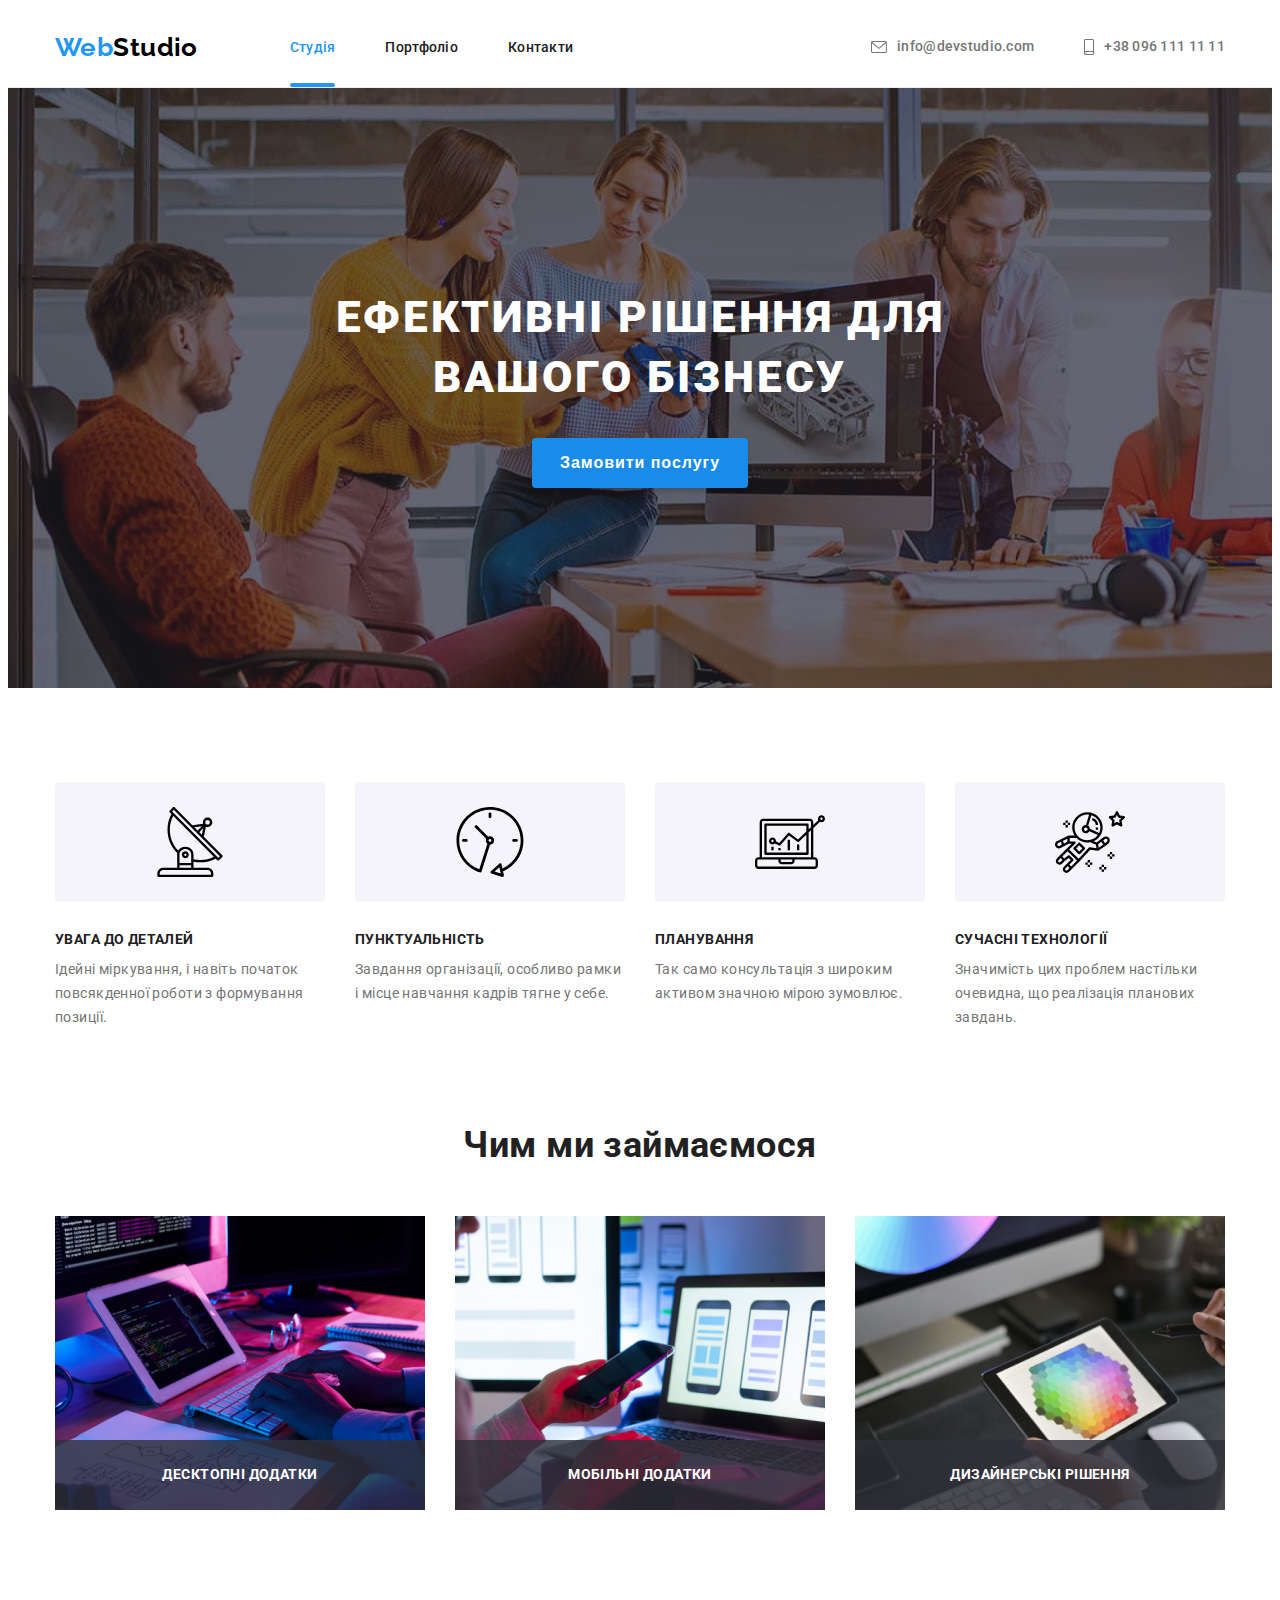
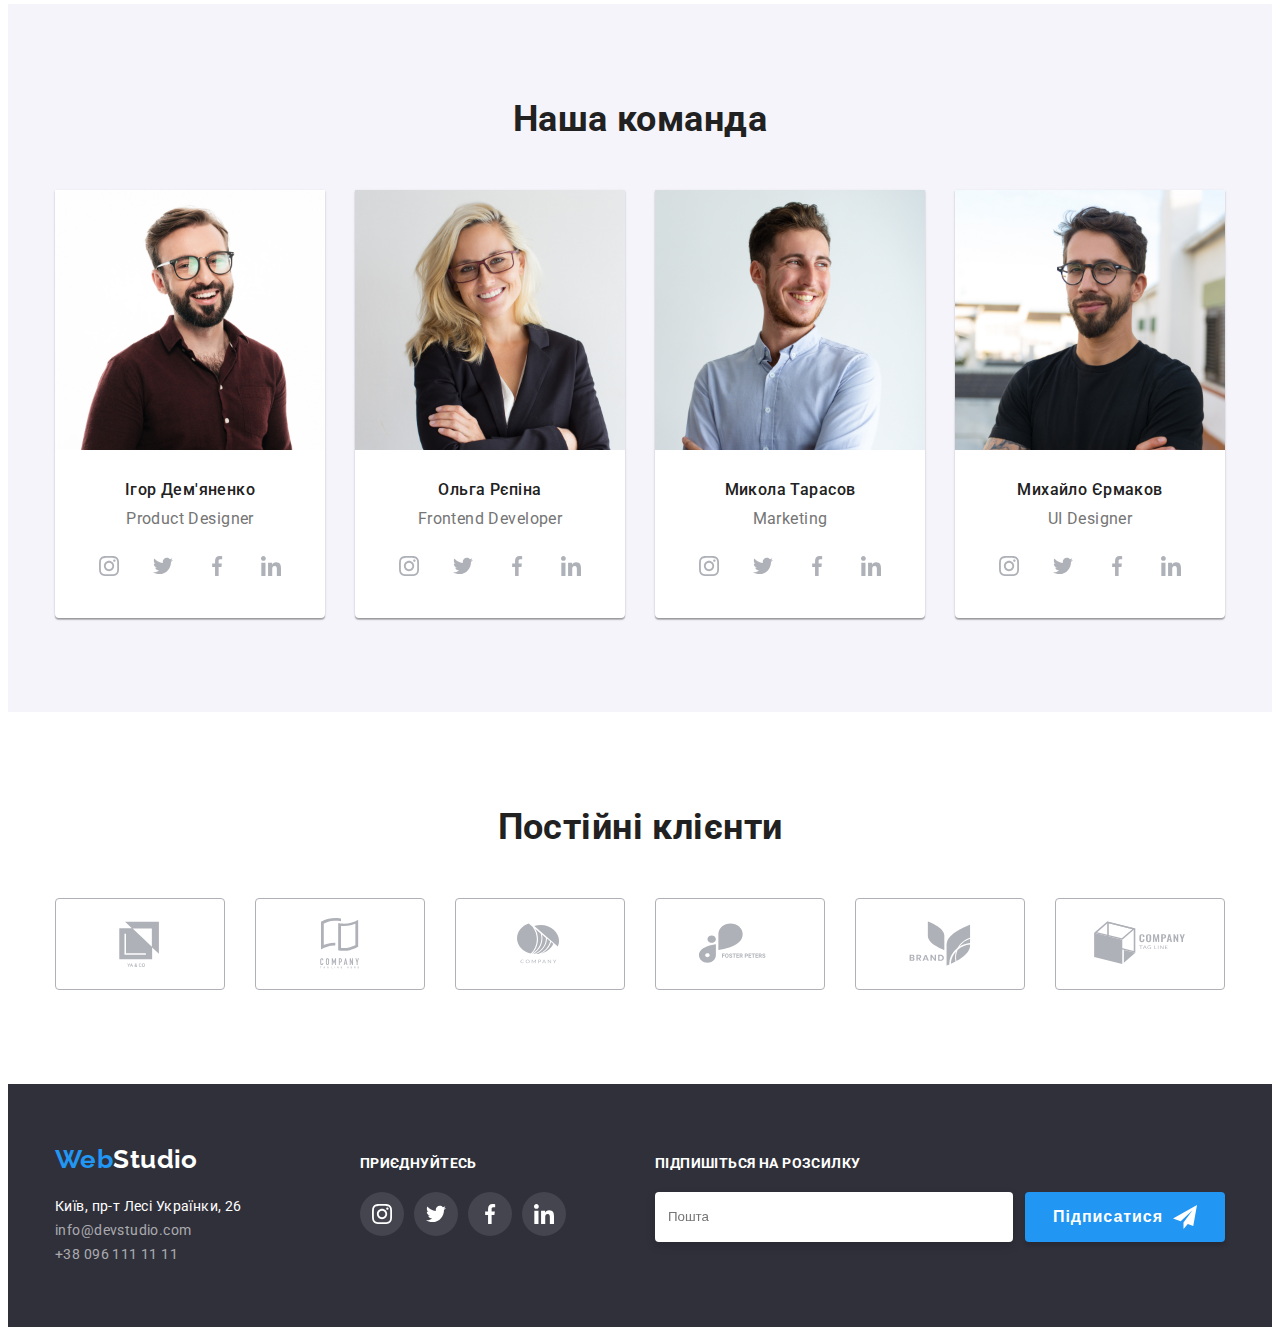
<file: index.html>
<!DOCTYPE html>
<html lang="uk">
<head>
    <meta charset="UTF-8">  
    <meta http-equiv="X-UA-Compatible" content="IE=edge">
    <meta name="viewport" content="width=device-width, initial-scale=1.0">
    <title lang="en">WebStudio</title>
    <link rel="preconnect" href="https://fonts.googleapis.com">
    <link rel="preconnect" href="https://fonts.gstatic.com" crossorigin>
    <link href="https://fonts.googleapis.com/css2?family=Raleway:wght@700&display=swap" rel="stylesheet">
    <link rel="preconnect" href="https://fonts.googleapis.com">
    <link rel="preconnect" href="https://fonts.gstatic.com" crossorigin>
    <link href="https://fonts.googleapis.com/css2?family=Roboto:wght@400;500;700;900&display=swap" rel="stylesheet">
    <link rel="stylesheet" href="https://cdnjs.cloudflare.com/ajax/libs/modern-normalize/1.1.0/modern-normalize.min.css" integrity="sha512-wpPYUAdjBVSE4KJnH1VR1HeZfpl1ub8YT/NKx4PuQ5NmX2tKuGu6U/JRp5y+Y8XG2tV+wKQpNHVUX03MfMFn9Q==" crossorigin="anonymous" referrerpolicy="no-referrer">
    <link rel="stylesheet" href="./css/styles.css">
</head>

<body>

    <header class="header">
        <div class="container header-container">
            <nav class="navigation">
                <a class="logo-link" href="index.html"> 
                    Web<span class="logo-link-black">Studio</span>
                </a>

                <ul class="nav-list list">
                    <li class="nav-list-item">
                        <a class="nav-list-item-link link current" href="index.html">Студія</a>
                    </li>
                    <li class="nav-list-item">
                        <a class="nav-list-item-link link" href="portfolio.html">Портфоліо</a>
                    </li>
                    <li class="nav-list-item">
                        <a class="nav-list-item-link link" href="#контакти">Контакти</a>
                    </li>
                </ul>
            </nav>
        
            <ul class="contact-list list">
            <!--посилання, що відкриває вікно для написання електронного листа та посилання на здійснення дзвінку-->
                <li class="contact-list-item list"> 
                    <a class="contact-list-link" href="mailto:info@devstudio.com">
                        <svg class="email-icon">
                            <use href="./img/icons.svg#envelope"></use>
                        </svg>info@devstudio.com</a></li>
                <li class="contact-list-item list"> 
                    <a class="contact-list-link" href="tel:+380961111111">
                        <svg class="phone-icon">
                            <use href="./img/icons.svg#smartphone"></use>
                        </svg>+38 096 111 11 11</a></li>
            </ul>
        </div>
    </header>

    <main>
        <!-- HERO -->
        <section class="hero">
            <div class="container hero-container">
                <h1 class="main-title">Ефективні рішення для вашого бізнесу</h1>
                <button type="button" class="modal-btn" data-modal-open>Замовити послугу</button>
            </div>
        </section>

        <section class="section">
            <div class="container features-container">
                <ul class="features-list list">

                    <li class="feature-item list">
                        <div class="feature-background-icon">
                            <svg class="feature-icon">
                                <use href="./img/icons.svg#antenna"></use>
                            </svg>
                        </div>
                        <h3 class="title-description">УВАГА ДО ДЕТАЛЕЙ</h3>
                        <p class="description" >Ідейні міркування, і навіть початок повсякденної роботи з формування позиції.</p>
                    </li>

                    <li class="feature-item list">
                        <div class="feature-background-icon">
                            <svg class="feature-icon">
                                <use href="./img/icons.svg#clock"></use>
                            </svg>
                        </div>
                        <h3 class="title-description">ПУНКТУАЛЬНІСТЬ</h3>
                        <p class="description">Завдання організації, особливо рамки і місце навчання кадрів тягне у себе.</p>
                    </li>

                    <li class="feature-item list">
                        <div class="feature-background-icon">
                            <svg class="feature-icon">
                                <use href="./img/icons.svg#diagram"></use>
                            </svg>
                        </div>
                        <h3 class="title-description">ПЛАНУВАННЯ</h3>
                        <p class="description">Так само консультація з широким активом значною мірою зумовлює.</p>
                    </li>

                    <li class="feature-item list">
                        <div class="feature-background-icon">
                            <svg class="feature-icon">
                                <use href="./img/icons.svg#astronaut"></use>
                            </svg>
                        </div>
                        <h3 class="title-description">СУЧАСНІ ТЕХНОЛОГІЇ</h3>
                        <p class="description">Значимість цих проблем настільки очевидна, що реалізація планових завдань.</p>
                    </li>
                </ul>
            </div>
        </section>
        
        <section class="servise-section section">
            <div class="service-container container">
                <h2 class="section-title">Чим ми займаємося</h2>
                <ul class="servise-list list">
                    <li class="servise-item">
                        <div class="service-thumb">
                            <img src="./img/box1.jpg" alt="photo 1" width="370">
                            <p class="servise-description">Десктопні додатки</p>
                        </div>
                    </li>
                    <li class="servise-item">
                        <div class="service-thumb">
                            <img src="./img/box2.jpg" alt="photo 2" width="370">
                            <p class="servise-description">Мобільні додатки</p>
                        </div>
                    </li>
                    <li class="servise-item">
                        <div class="service-thumb">
                            <img src="./img/box3.jpg" alt="photo 3" width="370">
                            <p class="servise-description">Дизайнерські рішення</p>
                        </div>
                    </li>
                </ul>
            </div>
        </section>

        <section class="team-section section">
            <div class="team-container container">
                <h2 class="section-title">Наша команда</h2>
                <ul class="team"> 
                    <li class="team-list list">
                    <!--Фотографії з працівниками з зазначенням імені та посади-->
                        <img src="./img/img.jpg" alt="Фото" width="270">
                            <div class="team-container-list">
                                <h3 class="team-title-description">Ігор Дем'яненко</h3>
                                <p class="team-description">Product Designer</p>
                                <ul class="social-container list">
                                    <li class="social-list-item">
                                        <a href="#" class="social-item-link">
                                            <svg class="social-icon">
                                                <use href="./img/icons.svg#instagram"></use>
                                            </svg>
                                        </a>
                                    </li>
                                    <li class="social-list-item">
                                    <a href="#" class="social-item-link">
                                        <svg class="social-icon">
                                            <use href="./img/icons.svg#twitter"></use>
                                        </svg>
                                    </a>
                                </li>
            
                                <li class="social-list-item">
                                    <a href="#" class="social-item-link">
                                        <svg class="social-icon">
                                            <use href="./img/icons.svg#facebook"></use>     
                                        </svg>
                                    </a>
                                </li>
            
                                <li class="social-list-item">
                                    <a href="#" class="social-item-link">
                                        <svg class="social-icon">
                                            <use href="./img/icons.svg#linkedin"></use>                                                        
                                        </svg>
                                    </a>
                                </li>
                            </ul>
                        </div>
                    </li>

                    <li class="team-list list">
                        <!--Фотографії з працівниками з зазначенням імені та посади-->
                        <img src="./img/img1.jpg" alt="Фото" width="270">
                        <div class="team-container-list">
                            <h3 class="team-title-description">Ольга Рєпіна</h3>
                            <p class="team-description">Frontend Developer</p>
                            <ul class="social-container list">
                                <li class="social-list-item">
                                    <a href="#" class="social-item-link">
                                        <svg class="social-icon">
                                            <use href="./img/icons.svg#instagram"></use>
                                        </svg>
                                    </a>
                                </li>
            
                                <li class="social-list-item">
                                    <a href="#" class="social-item-link">
                                        <svg class="social-icon">
                                            <use href="./img/icons.svg#twitter"></use>                                                 
                                        </svg>
                                    </a>
                                </li>
            
                                <li class="social-list-item">
                                    <a href="#" class="social-item-link">
                                        <svg class="social-icon">
                                            <use href="./img/icons.svg#facebook"></use>                                                
                                        </svg>
                                    </a>
                                </li>
            
                                <li class="social-list-item">
                                    <a href="#" class="social-item-link">
                                        <svg class="social-icon">
                                            <use href="./img/icons.svg#linkedin"></use>                                               
                                        </svg>
                                    </a>
                                </li>
                            </ul>
                        </div>
                    </li>

                    <li class="team-list list">
                        <!--Фотографії з працівниками з зазначенням імені та посади-->
                        <img src="./img/img2.jpg" alt="Фото" width="270">
                        <div class="team-container-list">
                            <h3 class="team-title-description">Микола Тарасов</h3>
                            <p class="team-description">Marketing</p>
                            <ul class="social-container list">
                                <li class="social-list-item">
                                    <a href="#" class="social-item-link">
                                        <svg class="social-icon">
                                            <use href="./img/icons.svg#instagram"></use>
                                        </svg>
                                    </a>
                                </li>
            
                                <li class="social-list-item">
                                    <a href="#" class="social-item-link">
                                        <svg class="social-icon">
                                            <use href="./img/icons.svg#twitter"></use>                                                          
                                        </svg>
                                    </a>
                                </li>
            
                                <li class="social-list-item">
                                    <a href="#" class="social-item-link">
                                        <svg class="social-icon">
                                            <use href="./img/icons.svg#facebook"></use>                                                           
                                        </svg>
                                    </a>
                                </li>
            
                                <li class="social-list-item">
                                    <a href="#" class="social-item-link">
                                        <svg class="social-icon">
                                            <use href="./img/icons.svg#linkedin"></use>                                                           
                                        </svg>
                                    </a>
                                </li>
                            </ul>
                        </div>
                    </li>

                    <li class="team-list list">
                        <!--Фотографії з працівниками з зазначенням імені та посади-->
                        <img src="./img/img3.jpg" alt="Фото" width="270">
                        <div class="team-container-list">
                            <h3 class="team-title-description">Михайло Єрмаков</h3>
                            <p class="team-description">UI Designer</p>
                            <ul class="social-container list">
                                <li class="social-list-item">
                                    <a href="#" class="social-item-link">
                                        <svg class="social-icon">
                                            <use href="./img/icons.svg#instagram"></use>
                                        </svg>
                                    </a>
                                </li>
            
                                <li class="social-list-item">
                                    <a href="#" class="social-item-link">
                                        <svg class="social-icon">
                                            <use href="./img/icons.svg#twitter"></use>                                                           
                                        </svg>
                                    </a>
                                </li>
            
                                <li class="social-list-item">
                                    <a href="#" class="social-item-link">
                                        <svg class="social-icon">
                                            <use href="./img/icons.svg#facebook"></use>                                                           
                                        </svg>
                                    </a>
                                </li>
            
                                <li class="social-list-item">
                                    <a href="#" class="social-item-link">
                                        <svg class="social-icon">
                                            <use href="./img/icons.svg#linkedin"></use>                                                           
                                        </svg>
                                    </a>
                                </li>
                            </ul>
                        </div>
                    </li>
                </ul>
            </div>
        </section>

        <section class="clients section">
            <div class="clients-container">
                <h2 class="section-title">Постійні клієнти</h2>
                <ul class="clients-list">
                    <li class="clients-icon">
                        <a href="#" class="clients-link">
                            <svg class="icon-client">
                                <use href="./img/icons.svg#client-1"></use>
                            </svg>
                        </a>
                    </li>
                    <li class="clients-icon">
                        <a href="#" class="clients-link">
                            <svg class="icon-client">
                                <use href="./img/icons.svg#client-2"></use>
                            </svg>
                        </a>
                    </li>

                    <li class="clients-icon">
                        <a href="#" class="clients-link">
                            <svg class="icon-client">
                                <use href="./img/icons.svg#client-3"></use>
                            </svg>
                        </a>
                    </li>

                    <li class="clients-icon">
                        <a href="#" class="clients-link">
                            <svg class="icon-client">
                                <use href="./img/icons.svg#client-4"></use>
                            </svg>
                        </a>
                    </li>

                    <li class="clients-icon">
                        <a href="#" class="clients-link">
                            <svg class="icon-client">
                                <use href="./img/icons.svg#client-5"></use>
                            </svg>
                        </a>
                    </li>

                    <li class="clients-icon">
                        <a href="#" class="clients-link">
                            <svg class="icon-client">
                                <use href="./img/icons.svg#client-6"></use>
                            </svg>
                        </a>
                    </li>
                </ul>

            </div>

        </section>
    </main>    

    <footer class="footer">
        <div class="footer-container container">
            <div class="footer-address-container">
                <a class="logo-link link" href="index.html"> 
                    Web<span class="logo-link-white">Studio</span>
                </a>
                                        
                <address class="footer-address">
                            <ul class="footer-adress-list list">
                                <li class="footer-contact-list"> 
                                    <a class="footer-adress-link link" href="address">Київ, пр-т Лесі Українки, 26</a></li>
                                <li class="footer-contact-list"> 
                                    <a class="footer-contact-link link" href="mailto:info@devstudio.com">info@devstudio.com</a></li>
                                <li class="footer-contact-list"> 
                                    <a class="footer-contact-link link" href="tel:+380961111111">+38 096 111 11 11</a></li>
                            </ul>
                </address>
                
            </div>

            <div class="social-list footer-social-container">
                <p class="footer-social">приєднуйтесь</p>
                <ul class="social-container list">
                    <li class="social-list-item">
                        <a href="#" class="footer-social-item-link">
                            <svg class="social-icon">
                                <use href="./img/icons.svg#instagram"></use>
                            </svg>
                        </a>
                    </li>
                    <li class="social-list-item">
                    <a href="#" class="footer-social-item-link">
                        <svg class="social-icon">
                            <use href="./img/icons.svg#twitter"></use>                                                          
                        </svg>
                    </a>
                </li>

                <li class="social-list-item">
                    <a href="#" class="footer-social-item-link">
                        <svg class="social-icon">
                            <use href="./img/icons.svg#facebook"></use>                                                           
                        </svg>
                    </a>
                </li>

                <li class="social-list-item">
                    <a href="#" class="footer-social-item-link">
                        <svg class="social-icon">
                            <use href="./img/icons.svg#linkedin"></use>                                                           
                        </svg>
                    </a>
                </li>
            </ul>
            </div>

            <div class="footer-form">
                <p class="footer-social">Підпишіться на розсилку</p>
                <form class="footer-form-field">
                    <input type="email" class="footer-form-input" name="email" placeholder="Пошта">
                    <button type="submit" class="footer-form-button">Підписатися
                        <svg class="send-icon">
                            <use href="./img/icons.svg#icon-send"></use>
                        </svg>
                    </button>
                </form>
            </div>
        </div>
    </footer>


        <div class="backdrop is-hidden" data-modal>
            <div class="modal">
                <button data-modal-close type="button" class="close-button">
                    <svg class="close">
                        <use href="./img/icons.svg#close-black-18dp"></use>
                    </svg>
                </button>

                <p class="form-title">Залиште свої дані, ми вам передзвонимо</p>
                <form class="form-box">
                    <label for="name" class="form-label">Ім'я
                        <input type="text" id="name" class="form-input" name="name" placeholder=" ">
                            <svg class="input-icon">
                                <use href="./img/icons.svg#person-black-18dp"></use>
                            </svg>
                    </label>

                    <label for="tel" class="form-label">Телефон
                        <input type="tel" id="tel" class="form-input" name="tel" placeholder=" ">
                            <svg class="input-icon">
                                <use href="./img/icons.svg#phone-black-18dp"></use>
                            </svg>
                    </label>

                    <label for="email" class="form-label">Пошта
                        <input type="email" id="email" class="form-input" name="email" placeholder=" ">
                            <svg class="input-icon">
                                <use href="./img/icons.svg#email-black-18dp"></use>
                            </svg>
                    </label>
                    
                    <label class="form-label">Коментар
                        <textarea id="comment" placeholder="Введіть текст"></textarea>
                    </label>

                    <label class="label">
                        <input class="checkbox" type="checkbox" name="check" value="chech">
                        <svg class="checkbox-icon">
                            <use href="./img/icons.svg#checkbox"></use>
                        </svg>
                        Погоджуюся з розсилкою та приймаю <a href="#" class="contract">Умови договору</a>
                    </label>

                    <div class="btn-box">
                        <button type="submit" class="form-button">Відправити</button>
                    </div>
                </form>
            </div>
        </div>
    <script src="./js/modal.js"></script>    
</body>

</html>
</file>
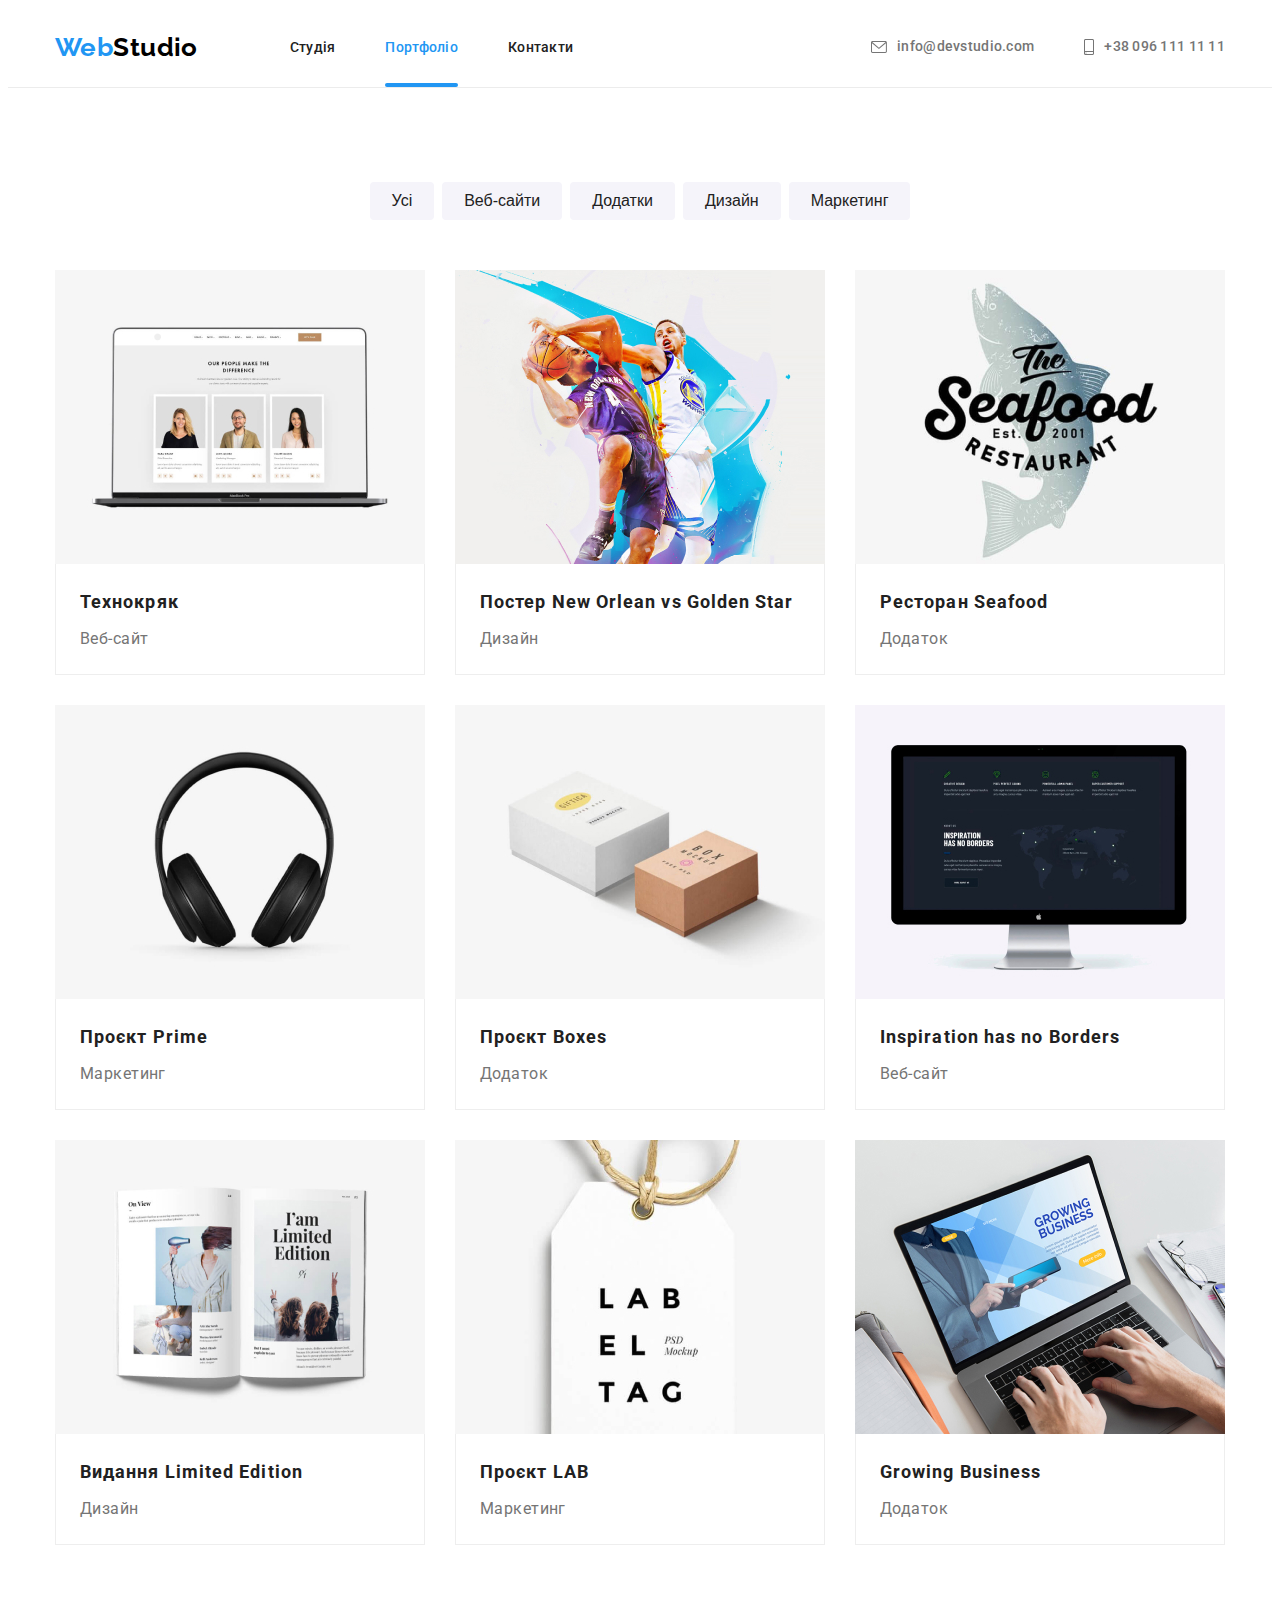
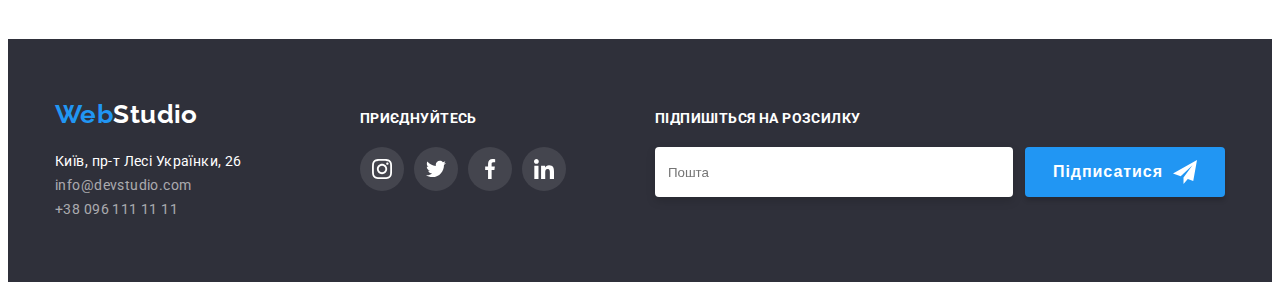
<file: portfolio.html>
<!DOCTYPE html>
<html lang="uk">
<head>
    <meta charset="UTF-8">
    <meta http-equiv="X-UA-Compatible" content="IE=edge">
    <meta name="viewport" content="width=device-width, initial-scale=1.0">
    <title>Portfolio WebStudio</title>
    <link rel="preconnect" href="https://fonts.googleapis.com">
    <link rel="preconnect" href="https://fonts.gstatic.com" crossorigin>
    <link href="https://fonts.googleapis.com/css2?family=Raleway:wght@700&display=swap" rel="stylesheet">
    <link rel="preconnect" href="https://fonts.googleapis.com">
    <link rel="preconnect" href="https://fonts.gstatic.com" crossorigin>
    <link href="https://fonts.googleapis.com/css2?family=Roboto:wght@400;500;700;900&display=swap" rel="stylesheet">
    <link rel="stylesheet" href="https://cdnjs.cloudflare.com/ajax/libs/modern-normalize/1.1.0/modern-normalize.min.css" integrity="sha512-wpPYUAdjBVSE4KJnH1VR1HeZfpl1ub8YT/NKx4PuQ5NmX2tKuGu6U/JRp5y+Y8XG2tV+wKQpNHVUX03MfMFn9Q==" crossorigin="anonymous" referrerpolicy="no-referrer">
    <link rel="stylesheet" href="./css/styles.css">

</head>
<body>
    <header class="header">
        <div class="container header-container">
            <nav class="navigation">
                <a class="logo-link" href="index.html"> 
                    Web<span class="logo-link-black">Studio</span>
                </a>

                <ul class="nav-list list">
                    <li class="nav-list-item">
                        <a class="nav-list-item-link link" href="index.html">Студія</a></li>
                    <li class="nav-list-item">
                        <a class="nav-list-item-link link current" href="portfolio.html">Портфоліо</a></li>
                    <li class="nav-list-item">
                        <a class="nav-list-item-link link" href="#контакти">Контакти</a></li>
                    </ul>
            </nav>
        
            <ul class="contact-list list">
            <!--посилання, що відкриває вікно для написання електронного листа та посилання на здійснення дзвінку-->
                <li class="contact-list-item list"> 
                    <a class="contact-list-link" href="mailto:info@devstudio.com">
                        <svg class="email-icon">
                            <use href="./img/icons.svg#envelope"></use>
                        </svg>info@devstudio.com</a></li>
                <li class="contact-list-item list"> 
                    <a class="contact-list-link" href="tel:+380961111111">
                        <svg class="phone-icon">
                            <use href="./img/icons.svg#smartphone"></use>
                        </svg>+38 096 111 11 11</a></li>
            </ul>
        </div>
    </header>

    <main>
    <!-- Унікальний контент сторінки -->
    <!-- HERO -->
    <section class="section">
        <!-- <h1 class="main-title">Наші роботи</h1> -->
        <div class="portfolio-container container">
            <ul class="filter-btn-list list">
                <li class="filter-btn-list-item">
                    <button type="button" class="filter-btn">Усі</button></li>
                <li class="filter-btn-list-item">
                    <button type="button" class="filter-btn">Веб-сайти</button></li>
                <li class="filter-btn-list-item">
                    <button type="button" class="filter-btn">Додатки</button></li>
                <li class="filter-btn-list-item">
                    <button type="button" class="filter-btn">Дизайн</button></li>
                <li class="filter-btn-list-item">
                    <button type="button" class="filter-btn">Маркетинг</button></li>
            </ul>

            <ul class="portfolio-list list"> 
                <li class="portfolio-list-item list">
                <!--Фотографії робіт-->
                    <a href="#" class="portfolio-link link">
                        <div class="portfolio-thumb">
                            <img src="./img/img4.jpg" alt="Фото веб-сайту" width="370">
                            <div class="description-overlay">
                                <p class="thumb-description">Ресурс пропонує комплексні пропозиції з різним рівнем функціоналу та сервісів. Все це дозволить відвідувачу отримати вичерпні відомості про компанію чи приватну особу.</p>
                            </div>
                        </div>

                        <div class="total-description">
                            <h2 class="title-portfolio-description">Технокряк</h2>
                            <p class="portfolio-description">Веб-сайт</p>
                        </div>
                    </a>
                </li>

                <li class="portfolio-list-item list">
                <!--Фотографії наших робіт-->
                    <a href="#" class="portfolio-link link">
                        <div class="portfolio-thumb">
                            <img src="./img/img5.jpg" alt="Фото постеру" width="370">
                            <div class="description-overlay">
                                <p class="thumb-description">Ресурс пропонує комплексні пропозиції з різним рівнем функціоналу та сервісів. Все це дозволить відвідувачу отримати вичерпні відомості про компанію чи приватну особу.</p>
                            </div>
                        </div>

                        <div class="total-description">
                            <h2 class="title-portfolio-description">Постер New Orlean vs Golden Star</h2>
                            <p class="portfolio-description">Дизайн</p>
                        </div>
                    </a>
                </li>

                <li class="portfolio-list-item list">
                <!--Фотографії наших робіт-->
                    <a href="#" class="portfolio-link link">
                        <div class="portfolio-thumb">
                            <img src="./img/img6.jpg" alt="Фото морського ресторану" width="370">
                            <div class="description-overlay">
                                <p class="thumb-description">Ресурс пропонує комплексні пропозиції з різним рівнем функціоналу та сервісів. Все це дозволить відвідувачу отримати вичерпні відомості про компанію чи приватну особу.</p>
                            </div>
                        </div>

                        <div class="total-description">
                            <h2 class="title-portfolio-description">Ресторан Seafood</h2>
                            <p class="portfolio-description">Додаток</p>
                        </div>
                    </a>
                </li>

                <li class="portfolio-list-item list">
                    <!--Фотографії наших робіт-->
                    <a href="#" class="portfolio-link link">
                        <div class="portfolio-thumb">
                            <img src="./img/img7.jpg" alt="Фото навушників" width="370">
                            <div class="description-overlay">
                                <p class="thumb-description">Ресурс пропонує комплексні пропозиції з різним рівнем функціоналу та сервісів. Все це дозволить відвідувачу отримати вичерпні відомості про компанію чи приватну особу.</p>
                            </div>
                        </div>

                        <div class="total-description">
                            <h2 class="title-portfolio-description">Проєкт Prime</h2>
                            <p class="portfolio-description">Маркетинг</p>
                        </div>
                    </a>
                </li>

                <li class="portfolio-list-item list">
                    <!--Фотографії наших робіт-->
                    <a href="#" class="portfolio-link link">
                        <div class="portfolio-thumb">
                            <img src="./img/img8.jpg" alt="Фото проєкту" width="370">
                            <div class="description-overlay">
                                <p class="thumb-description">Ресурс пропонує комплексні пропозиції з різним рівнем функціоналу та сервісів. Все це дозволить відвідувачу отримати вичерпні відомості про компанію чи приватну особу.</p>
                            </div>
                        </div>

                        <div class="total-description">
                            <h2 class="title-portfolio-description">Проєкт Boxes</h2>
                            <p class="portfolio-description">Додаток</p>
                        </div>
                    </a>
                </li>

                <li class="portfolio-list-item list">
                    <!--Фотографії наших робіт-->
                    <a href="#" class="portfolio-link link">
                        <div class="portfolio-thumb">
                            <img src="./img/img9.jpg" alt="Фото веб-сайту" width="370">
                            <div class="description-overlay">
                                <p class="thumb-description">Ресурс пропонує комплексні пропозиції з різним рівнем функціоналу та сервісів. Все це дозволить відвідувачу отримати вичерпні відомості про компанію чи приватну особу.</p>
                            </div>
                        </div>

                        <div class="total-description">
                            <h2 class="title-portfolio-description">Inspiration has no Borders</h2>
                            <p class="portfolio-description">Веб-сайт</p>
                        </div>
                    </a>
                </li>

                <li class="portfolio-list-item list">
                    <!--Фотографії наших робіт-->
                    <a href="#" class="portfolio-link link">
                        <div class="portfolio-thumb">
                            <img src="./img/img10.jpg" alt="Фото відкритого журналу" width="370">
                            <div class="description-overlay">
                                <p class="thumb-description">Ресурс пропонує комплексні пропозиції з різним рівнем функціоналу та сервісів. Все це дозволить відвідувачу отримати вичерпні відомості про компанію чи приватну особу.</p>
                            </div>
                        </div>

                        <div class="total-description">
                            <h2 class="title-portfolio-description">Видання Limited Edition</h2>
                            <p class="portfolio-description">Дизайн</p>
                        </div>
                    </a>
                </li>

                <li class="portfolio-list-item list">
                    <!--Фотографії наших робіт-->
                    <a href="#" class="portfolio-link link">
                        <div class="portfolio-thumb">
                            <img src="./img/img11.jpg" alt="Фото проєкту" width="370">
                            <div class="description-overlay">
                                <p class="thumb-description">Ресурс пропонує комплексні пропозиції з різним рівнем функціоналу та сервісів. Все це дозволить відвідувачу отримати вичерпні відомості про компанію чи приватну особу.</p>
                            </div>
                        </div>

                        <div class="total-description">
                            <h2 class="title-portfolio-description">Проєкт LAB</h2>
                            <p class="portfolio-description">Маркетинг</p>
                        </div>
                    </a>
                </li>

                <li class="portfolio-list-item list">
                    <!--Фотографії наших робіт-->
                    <a href="#" class="portfolio-link link">
                        <div class="portfolio-thumb">
                            <img src="./img/img12.jpg" alt="Фото ноутбуку" width="370">
                            <div class="description-overlay">
                                <p class="thumb-description">Ресурс пропонує комплексні пропозиції з різним рівнем функціоналу та сервісів. Все це дозволить відвідувачу отримати вичерпні відомості про компанію чи приватну особу.</p>
                            </div>
                        </div>

                        <div class="total-description">
                            <h2 class="title-portfolio-description">Growing Business</h2>
                            <p class="portfolio-description">Додаток</p>
                        </div>
                    </a>
                </li>
            </ul>
        </div>
    </section>

</main>
        
<footer class="footer">
    <div class="footer-container container">
        <div class="footer-address-container">
            <ul class="footer-list">
                <a class="logo-link link" href="index.html"> 
                    Web<span class="logo-link-white">Studio</span>
                </a>
                                    
                <address class="footer-address">
                        <ul class="footer-adress-list list">
                            <li class="footer-contact-list"> 
                                <a class="footer-adress-link link" href="address">Київ, пр-т Лесі Українки, 26</a></li>
                            <li class="footer-contact-list"> 
                                <a class="footer-contact-link link" href="mailto:info@devstudio.com">info@devstudio.com</a></li>
                            <li class="footer-contact-list"> 
                                <a class="footer-contact-link link" href="tel:+380961111111">+38 096 111 11 11</a></li>
                        </ul>
                </address>
            </ul>
        </div>

        <div class="social-list footer-social-container">
            <p class="footer-social">приєднуйтесь</p>
            <ul class="social-container list">
                <li class="social-list-item">
                    <a href="#" class="footer-social-item-link">
                        <svg class="social-icon">
                            <use href="./img/icons.svg#instagram"></use>
                        </svg>
                    </a>
                </li>
                <li class="social-list-item">
                <a href="#" class="footer-social-item-link">
                    <svg class="social-icon">
                        <use href="./img/icons.svg#twitter"></use>                                                           </use>
                    </svg>
                </a>
            </li>

            <li class="social-list-item">
                <a href="#" class="footer-social-item-link">
                    <svg class="social-icon">
                        <use href="./img/icons.svg#facebook"></use>                                                           </use>
                    </svg>
                </a>
            </li>

            <li class="social-list-item">
                <a href="#" class="footer-social-item-link">
                    <svg class="social-icon">
                        <use href="./img/icons.svg#linkedin"></use>                                                           </use>
                    </svg>
                </a>
            </li>
        </ul>
        </div>

        <div class="footer-form">
            <p class="footer-social">Підпишіться на розсилку</p>
            <form class="footer-form-field">
                <input type="email" class="footer-form-input" name="email" placeholder="Пошта">
                    </input>
                <button type="submit" class="footer-form-button">Підписатися
                    <svg class="send-icon">
                        <use href="./img/icons.svg#icon-send"></use>
                    </svg>
                </button>
            </form>
        </div>
    </footer>



</body>
</html>
</file>
<file: css/styles.css>
:root {
--primary-font-family: "Roboto", sans-serif;
--secondary-font-family: "Raleway", sans-serif;
--primary-text-color: #212121;
--secondary-text-color: #757575;
--main-text-title-color: #FFFFFF;
--color-hover: #2196F3;
--black-background: #2F303A;
--header-logo-black: #000000;
--team-background: #F5F4FA;
--outline-portfolio-card-color: #EEEEEE;
--filter-button-background: #F5F4FA;
--border-bottom-color: #ECECEC;
--background-hero: #C4C4C4;
--fill-icon: #AFB1B8;
}
html {
    box-sizing: border-box;
}
*, ::after, ::before {
    box-sizing: border-box;
}

body {
    font-family: var(--primary-font-family);
    color: var(--primary-text-color);
    letter-spacing: 0.03em;
    font-size: 14px;
    font-weight: 400;
}

.list,
.link {
    list-style: none;
    text-decoration: none;
}

h1, h2, h3, h4, h5, h6, p {
    margin-top: 0;
    margin-bottom: 0;
}
 ul,
 li {
    margin-top: 0;
    margin-bottom: 0;
    padding-left: 0;
    list-style: none;
 }
 img {
    display: block;
    height: auto;
    max-width: 100%;
 }
.container {
    width: 1200px;
    padding-left: 15px;
    padding-right: 15px;
    margin-left: auto;
    margin-right: auto;
    }

/* Logo-link start */
.logo-link {
    text-decoration: none;
    font-family: var(--secondary-font-family);
    font-weight: 700;
    font-size: 26px;
    line-height: 1.19;
    /* identical to box height */
    color: var(--color-hover);
    margin-right: 92px;
}
.logo-link-black {
    text-decoration: none;
    font-family: var(--secondary-font-family);
    font-weight: 700;
    font-size: 26px;
    line-height: 1.19;
    /* identical to box height */
    color: var(--header-logo-black)
}
/* Logo-link end */

/* Header start */
.header-container {
    display: flex;
    align-items: center;
}
.header {
    padding-top: 24px;
    padding-bottom: 25px;
    height: 80px;
    border-bottom: 1px solid var(--border-bottom-color);
}
.navigation {
    display: flex;
    align-items: center;
}
.nav-list,
.contact-list {
    display: flex;
    align-items: center;
}
.nav-list-item-link {
    font-weight: 500;
    line-height: 1.14;
    letter-spacing: 0.02em;
    color: var(--primary-text-color);
}
.nav-list-item .link.current:after {
    content: "";
    position: absolute;
    top: 44px;
    left: 0px;

    display: block;
    width: 100%;
    height: 4px;
    border-radius: 2px;
    background: var(--color-hover);
    opacity: 1;
}
.nav-list-item{
    position: relative;

}
.link.current {
    color: var(--color-hover);
}

.nav-list-item:not(:last-child),
.contact-list-item:not(:last-child) {
    margin-right: 50px;
}
.contact-list-link {
    text-decoration: none;
    font-weight: 500;
    line-height: 1.14;
    letter-spacing: 0.02em;
    color: var(--secondary-text-color);

    fill: currentColor;
    display: flex;
    align-items: center;

    transition-property: color;
    transition-duration: 250ms;
    transition-timing-function: (0.4, 0, 0.2, 1);
}
.email-icon {
    width: 16px;
    height: 12px;
    margin-right: 10px;
}
.phone-icon {
    width: 10px;
    height: 16px;
    margin-right: 10px;
}

.contact-list-link:hover,
.contact-list-link:focus {
    color: var(--color-hover);
}

.contact-list {
    margin-left: auto;
}
/* Navigation end */

/* HERO */
.hero {
    background: var(--background-hero);
    max-width: 1600px;
    margin-left: auto;
    margin-right: auto;
    padding-top: 200px;
    padding-bottom: 200px;
    text-align: center;
    background-image: linear-gradient(to right, rgba(47, 48, 58, 0.4), rgba(47, 48, 58, 0.4)), url(../img/hero.jpg);
}

.main-title {
    font-weight: 900;
    font-size: 44px;
    line-height: 1.36;
    /* or 136% */
    letter-spacing: 0.06em;
    text-transform: uppercase;
    color: var(--main-text-title-color);
    width: 696px;
    margin-left: auto;
    margin-right: auto;
    text-align: center;
}

.modal-btn {
    font-weight: 700;
    font-size: 16px;
    line-height: 1.88;
    /* identical to box height, or 188% */
    min-width: 216px;
    padding: 10px 16px;
    letter-spacing: 0.06em;
    color: var(--main-text-title-color);
    box-shadow: 0px 4px 4px rgba(0, 0, 0, 0.15);
    border-radius: 4px;
    border: 0px;
    background: #188CE8;
    cursor: pointer;
    margin-top: 30px;
}

.modal-btn:active {
    background: var(--color-hover);
}
/* HERO END */

/* section start */
.section {
    padding-top: 94px;
    padding-bottom: 94px;
}
.features-container {
    display: flex;
}
.features-list {
    gap: 30px;
    display: flex;
}
.feature-background-icon {
    background-color: var(--filter-button-background);
    border-radius: 4px;
    width: 270px;
    height: 120px;
    margin-bottom: 30px;
    display: flex;
    justify-content: center;
    align-items: center;
}
.feature-icon {
    width: 70px;
    height: 70px;
}

.title-description {
    font-weight: 700;
    line-height: 1.14;
    font-size: 14px;
    text-transform: uppercase;
    color: var(--primary-text-color);
    margin-bottom: 10px;
}
.description{
    line-height: 1.71;
    /* or 171% */
    color: var(--secondary-text-color);
}
.servise-section {
    padding-top: 0px;
}
.section-title {
    font-weight: 700;
    font-size: 36px;
    line-height: 1.17;
    color: var(--primary-text-color);
    margin-bottom: 50px;
    text-align: center;
}
.servise-list {
    display: flex;
}
.service-thumb {
    position: relative;

}
.servise-item:not(:last-child) {
    margin-right: 30px;
}
.servise-description {
    font-weight: 700;
    line-height: 1.14;
    text-align: center;
    text-transform: uppercase;
    color: var(--main-text-title-color);
    background: rgba(47, 48, 58, 0.8);
    width: 100%;
    height: 70px;
    display: flex;
    justify-content: center;
    align-items: center;

    position: absolute;
    bottom: 0;

    opacity: 1;
}

.servise-list,
.servise-item,
.team,
.footer-adress-link,
.footer-adress-list,
.footer-contact-link {
    font-style: normal;
}
/* Features end */

/* Our team start */
.team {
    display: flex;
    flex-wrap: wrap;
    justify-content: space-between;
}
.team-section {
    height: auto;
    background: var(--team-background);
}

.team-list {
    display: block;
    background: var(--main-text-title-color);
    /* material shadow v1 */
    box-shadow: 0px 1px 3px rgba(0, 0, 0, 0.12), 0px 1px 1px rgba(0, 0, 0, 0.14), 0px 2px 1px rgba(0, 0, 0, 0.2);
    border-radius: 0px 0px 4px 4px;
    text-align: center;
}
.team-container-list {
    padding-top: 30px;
    padding-bottom: 30px;
}
.team-title-description {
    font-weight: 500;
    font-size: 16px;
    line-height: 1.19;
    /* identical to box height */
    color: var(--primary-text-color);
    margin-bottom: 10px;
}
.team-description {
    font-size: 16px;
    line-height: 1.19;
    /* identical to box height */
    color: var(--secondary-text-color);
    margin-bottom: 16px;
}
/* social link start */
.social-container {
    font-weight: 700;
    line-height: 1.14;
    text-transform: uppercase;
    color: var(--main-text-title-color);
    display: flex;
    justify-content: center;
    align-content: center;

}
.social-list-item {
    height: 44px;
    width: 44px;
    display: flex;
    align-content: center;
    justify-content: center;
    background: rgba(255, 255, 255, 0.1);
    border-radius: 50%;

}
.social-list-item:not(:last-child) {
    margin-right: 10px;
}
.social-item-link {
    height: 100%;
    width: 100%;
    display: flex;
    align-content: center;
    justify-content: center;
    border-radius: 50%;
    padding: 12px;
    fill: var(--fill-icon);

    transition-property: background-color, fill, stroke;
    transition-duration: 250ms, 250ms;
    transition-timing-function: cubic-bezier(0.4, 0, 0.2, 1), cubic-bezier(0.4, 0, 0.2, 1);
}

.social-item-link:hover,
.social-item-link:focus {
    background-color: var(--color-hover);
    fill: var(--main-text-title-color);
    stroke: 1px solid #000000;
}

/* Our team end */

/* Clients start */

.clients-container {
    height: 184px;
    width: 1170px;
    margin-left: auto;
    margin-right: auto;
}
.clients-list {
    margin-top: 50px;
    display: flex;
    justify-content: space-between;
    text-align: center;
}
.clients-icon {
    width: 170px;
    height: 92px;
    justify-content: space-between;
    text-align: center;
    display: flex;

}
.clients-link {
    width: 100%;
    height: 100%;
    fill: var(--fill-icon);
    padding: 16px 32px;
    border: 1px solid #AFB1B8;
    border-radius: 4px;

    transition-property: border, fill;
    transition-duration: 250ms, 250ms;
    transition-timing-function: cubic-bezier(0.4, 0, 0.2, 1), cubic-bezier(0.4, 0, 0.2, 1);
}

.icon-client {
    width: 100%;
    height: 100%;
}
.clients-link:hover,
.clients-link:focus {
    border: 1px solid var(--color-hover);
    fill: var(--color-hover);
}
/* Clients end */

/* Footer start */
.footer {
    padding-top: 60px;
    padding-bottom: 60px;
    background: var(--black-background);
}

.footer-container {
    display: flex;
    margin-right: auto;
    align-items: baseline;
}
.footer-address-container {
    width: auto;
    margin-right: 70px;
}

.logo-link {
    text-decoration: none;
    font-family: var(--secondary-font-family);
    font-weight: 700;
    font-size: 26px;
    line-height: 1.19;
    /* identical to box height */
    color: var(--color-hover);
}
.logo-link-white {
    font-weight: 700;
    font-size: 26px;
    line-height: 1.19;
    /* identical to box height */
    color: var(--main-text-title-color);
}
.footer-adress-link {
    line-height: 1.71;
    /* or 171% */
    color: var(--main-text-title-color);
}
.footer-contact-link {
    line-height: 1.71;
    /* or 171% */
    color: rgba(255, 255, 255, 0.6);
}
.footer-adress-list {
    margin-top: 20px;
}
.footer-adress-list:not(:last-child) {
    margin-bottom: 9px;
}
.footer-social-container {
    gap: 10px;
}
.footer-social {
    color: var(--main-text-title-color);
    font-weight: 700;
    line-height: 1.14;
    text-transform: uppercase;
    margin-bottom: 20px;
}

.footer-social-item-link {
    height: 100%;
    width: 100%;
    display: flex;
    align-content: center;
    justify-content: center;
    border-radius: 50%;
    padding: 12px;
    fill: var(--main-text-title-color);

    transition-property: background-color;
    transition-duration: 250ms;
    transition-timing-function: cubic-bezier(0.4, 0, 0.2, 1);

}
.footer-social-item-link:hover,
.footer-social-item-link:focus {
    background-color: var(--color-hover);
}
.footer-form {
    margin-left: auto;
}
.footer-form-field {
    display: flex;
}
.footer-form-input {
    width: 358px;
    margin-right: 12px;
    border: 1px solid rgba(255, 255, 255, 0.3);
    filter: drop-shadow(0px 4px 4px rgba(0, 0, 0, 0.15));
    border-radius: 4px;
    padding: 12px;
}
.footer-form-button {
    background: var(--color-hover);
    box-shadow: 0px 4px 4px rgba(0, 0, 0, 0.15);
    border-radius: 4px;
    border: var(--color-hover);
    padding: 10px 28px;
    font-weight: 700;
    font-size: 16px;
    line-height: 1.88;

    display: flex;
    align-items: center;
    text-align: center;
    letter-spacing: 0.06em;

    color: var(--main-text-title-color);
}

.send-icon {
    height: 24px;
    width: 24px;
    fill: var(--main-text-title-color);
    margin-left: 10px;
}
/* Footer end */

/* Portfolio start */
.nav-list-item-link {
    transition-property: color;
    transition-duration: 250ms;
    transition-timing-function: cubic-bezier(0.4, 0, 0.2, 1);
}

.nav-list-item-link:hover,
.nav-list-item-link:focus {
    color: var(--color-hover);
}

/* Portfolio filter start */

.filter-btn-list {
    display: flex;
    justify-content: center;
}
.filter-btn-list-item:not(:last-child) {
    margin-right: 8px;
    margin-bottom: 50px;
}
.filter-btn {
    font-weight: 500;
    font-size: 16px;
    line-height: 1.63;
    /* identical to box height, or 162% */
    color: var(--primary-text-color);
    background: var(--filter-button-background);
    border-radius: 4px;
    cursor: pointer;
    border: 0;
    text-align: center;
    padding: 6px 22px;

    transition-property: color, background-color, box-shadow;
    transition-duration: 250ms, 250ms, 250ms;
    transition-timing-function: cubic-bezier(0.4, 0, 0.2, 1), cubic-bezier(0.4, 0, 0.2, 1), cubic-bezier(0.4, 0, 0.2, 1);
}

.filter-btn:active,
.filter-btn:hover,
.filter-btn:focus {
    color: var(--main-text-title-color);
    background-color: var(--color-hover);
    box-shadow: 0px 3px 1px rgba(0, 0, 0, 0.1), 0px 1px 2px rgba(0, 0, 0, 0.08), 0px 2px 2px rgba(0, 0, 0, 0.12);
}
/* Portfolio filter end */

/* Portfolio Card Set start*/
.portfolio-list-item {
    padding: 0;
    margin: 0;
    background: var(--main-text-title-color);
}

.portfolio-list {
    display: flex;
    flex-wrap: wrap;
    margin-top: -30px;
    margin-left: -30px;
}

.portfolio-list-item {
    flex-basis: calc(100% / 3 -30px);
    margin-left: 30px;
    margin-top: 30px;

    transition: box-shadow 250ms cubic-bezier(0.4, 0, 0.2, 1);
}

.portfolio-thumb {
    position: relative;
    display: flex;
    width: 370px;

    overflow: hidden;
}

.thumb-description {
    position: absolute;
    font-size: 18px;
    line-height: 1.56;
    color: var(--main-text-title-color);

    top: 20%;
    left: 9%;
    right: 9%;

}

.description-overlay {
    position: absolute;
    width: 100%;
    height: 100%;
    background: rgba(33, 150, 243, 0.9);
    bottom: 0;
    right: 0;

    transform: translateY(100%);
    transition: transform 250ms cubic-bezier(0.4, 0, 0.2, 1);
}

.portfolio-list-item:hover,
.portfolio-list-item:focus {
    box-shadow: 0px 1px 1px rgba(0, 0, 0, 0.12), 0px 4px 4px rgba(0, 0, 0, 0.06), 1px 4px 6px rgba(0, 0, 0, 0.16);
}

.portfolio-list-item:hover .description-overlay {
    transform: translateY(0);
}
.total-description {
    border-bottom: 1px solid var(--outline-portfolio-card-color);
    border-left: 1px solid var(--outline-portfolio-card-color);
    border-right: 1px solid var(--outline-portfolio-card-color);
    padding: 20px 24px;
}

.title-portfolio-description {
    font-weight: 700;
    font-size: 18px;
    line-height: 2;
    /* identical to box height, or 200% */
    letter-spacing: 0.06em;
    color: var(--primary-text-color);
    margin-bottom: 4px;
}
.portfolio-description {
    font-size: 16px;
    line-height: 1.88;
    /* identical to box height, or 188% */
    color: var(--secondary-text-color);
}
/* Portfolio Card Set end */

.backdrop {
    position: fixed;
    top: 0;
    left: 0;
    width: 100%;
    height: 100%;
    background: rgba(0, 0, 0, 0.2);

    opacity: 1;
    transition: opacity 250ms cubic-bezier(0.4, 0, 0.2, 1);
}

.backdrop.is-hidden {
    opacity: 0;
    pointer-events: none;
    visibility: hidden;
}

.backdrop.is-hidden .modal {
    transform: translate(-50%, -50%) scale(0.5);
}
.modal {
    position: absolute;
    top: 50%;
    left: 50%;
    transform: translate(-50%, -50%) scale(1);

    width: 528px;
    height: 581px;
    background-color: var(--main-text-title-color);
    box-shadow: 0px 1px 3px rgba(0, 0, 0, 0.12), 0px 1px 1px rgba(0, 0, 0, 0.14), 0px 2px 1px rgba(0, 0, 0, 0.2);
    border-radius: 4px;
    padding: 40px;
    position: relative;

    transition: transform 250ms cubic-bezier(0.4, 0, 0.2, 1);
}

.close-button {
    width: 30px;
    height: 30px;
    display: flex;
    border: 1px solid rgba(0, 0, 0, 0.1);
    border-radius: 50%;
    background: var(--main-text-title-color);
    top: 8px;
    right: 8px;
    cursor: pointer;
    position: absolute;
}

.close  {
    height: 100%;
    display: flex;
    align-content: center;
    justify-content: center;

    transition: fill 250ms cubic-bezier(0.4, 0, 0.2, 1), transform 250ms cubic-bezier(0.4, 0, 0.2, 1);


}
.close:focus,
.close:hover {
    fill: var(--color-hover);
    transition: transform;
}
.form-title {
    font-weight: 700;
    font-size: 20px;
    line-height: 1.15;
    text-align: center;
    margin-bottom: 12px;
}

.form-box {
    display: block;
    justify-content: center;
    align-items: center;
}

.form-label {
    display: flex;
    flex-direction: column;
    gap: 4px;
    font-weight: 400;
    font-size: 12px;
    line-height: 1.17;
    letter-spacing: 0.01em;
    color: var(--secondary-text-color);
    position: relative;

    transition: fill 250ms cubic-bezier(0.4, 0, 0.2, 1) border 250ms cubic-bezier(0.4, 0, 0.2, 1);
}

.form-label:hover .form-input,
.form-label:focus .form-input,
.form-input:not(:placeholder-shown) {
    border: 1px solid var(--color-hover);
}

.form-label:hover .input-icon,
.form-label:focus .input-icon,
.form-input:not(:placeholder-shown) {
    fill: var(--color-hover);
}

.form-input {
    border: 1px solid rgba(33, 33, 33, 0.2);
    border-radius: 4px;
    cursor: pointer;
    padding: 12px 42px;
    margin-bottom: 10px;
}

.input-icon {
    width: 18px;
    height: 18px;
    position: absolute;
    top: 40%;
    left: 20px;
    transform: translate(-40%);
    display: inline-block;
    align-content: center;
    justify-content: center;
    
}

#comment {
    resize: none;
    border: 1px solid rgba(33, 33, 33, 0.2);
    border-radius: 4px;
    cursor: pointer;
    height: 120px;
    margin-bottom: 20px;
    padding: 12px 16px;
}
.label {
    line-height: 1.71;
    color: var (--secondary-text-color);
    display: inline-block;
    align-content: center;
    justify-content: center;
    position: relative;
    padding-left: 45px;
    
}
.contract {
    line-height: 1.71;
    color: var(--color-hover);
}

.checkbox-icon {
    width: 16px;
    height: 15px;
    position: absolute;
    top: 4px;
    left: 25px;
    fill: var(--primary-text-color);

    
}
.checkbox {
    appearance: none;
    --webkit-appearance: none;

} 
.checkbox:checked + .checkbox-icon {
    background-color: var(--color-hover);
    fill: var(--color-hover);
    background-image: url(../img/svg/icon\ check\ \(2\)\ \(1\).svg);
    background-size: contain;
    background-origin: border-box;
}

.btn-box {
    display: flex;
    justify-content: center;
    align-items: center;
    margin-top: 30px;
}
.form-button {
    padding: 10px 52px;
    font-weight: 700;
    font-size: 16px;
    line-height: 1.88;
    text-align: center;
    letter-spacing: 0.06em;
    color: var(--main-text-title-color);
    box-shadow: 0px 4px 4px rgba(0, 0, 0, 0.15);
    border-radius: 4px;
    border: var(--color-hover);
    background-color: var(--color-hover);
    cursor: pointer;

    transition: background-color 250ms cubic-bezier(0.4, 0, 0.2, 1);
}
.form-button:focus,
.form-button:hover {
    background-color: #188CE8;
}
</file>
